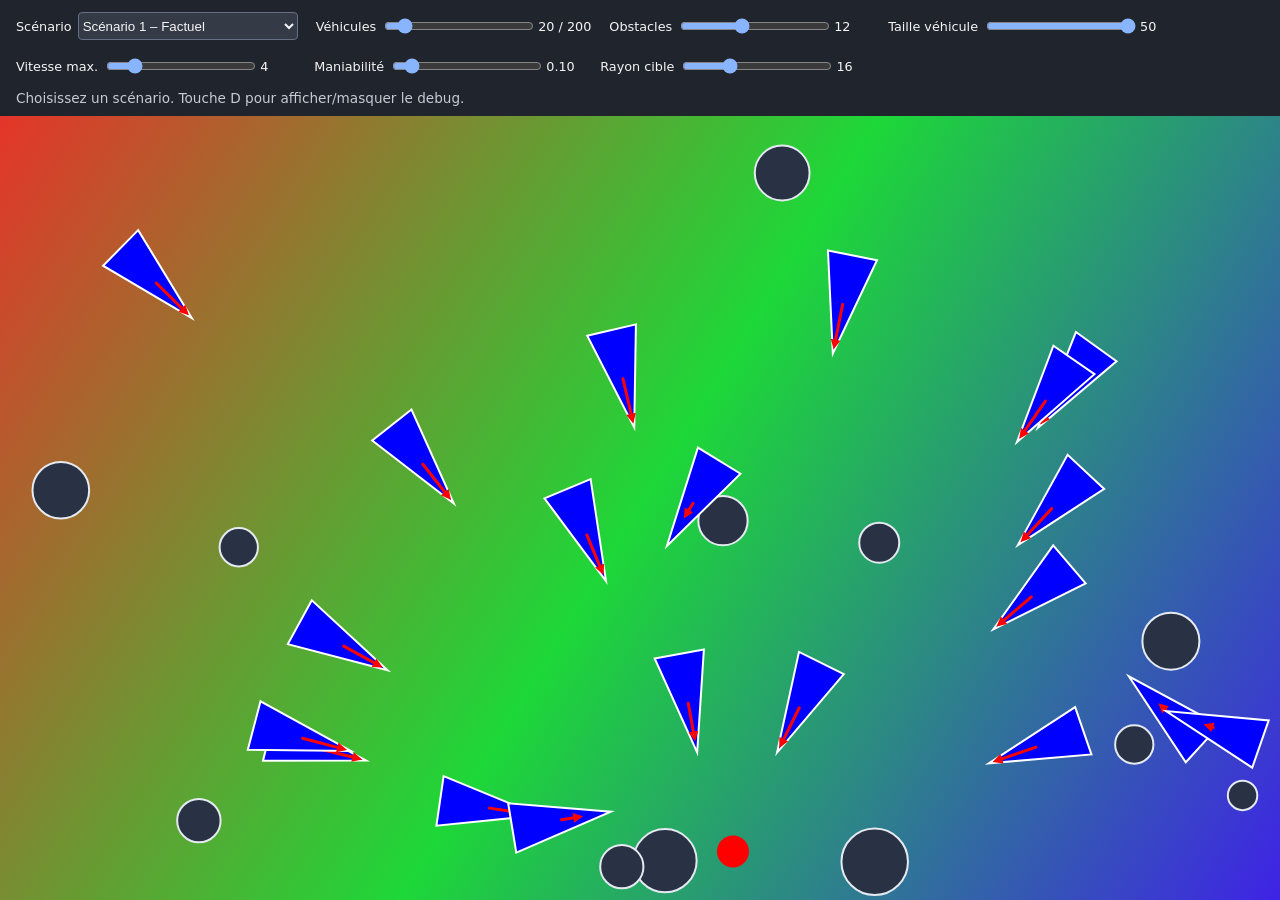
<file: 1-Seek/index.html>
<!DOCTYPE html>
<html lang="fr">
  <head>
    <meta charset="utf-8">
    <meta name="viewport" content="width=device-width, initial-scale=1.0">
    <title>Seek — population de véhicules</title>
    <link rel="stylesheet" href="style.css">
    <script src="libraries/p5.min.js"></script>
    <script src="vehicle.js"></script>
    <script src="population.js"></script>
    <script src="obstacle.js"></script>
    <script src="target.js"></script>
    <script src="targetFuyante.js"></script>
    <script src="mouseTarget.js"></script>
    <script src="sketch.js"></script>
  </head>
  <body>
    <header id="controls">
      <div class="control scenario-picker">
        <label for="scenario">Scénario</label>
        <select id="scenario">
          <option value="factuel">Scénario 1 – Factuel</option>
          <option value="fuyante">Scénario 2 – Cible fuyante</option>
        </select>
      </div>
      <div class="control">
        <label for="vehicle-count">Véhicules</label>
        <input id="vehicle-count" type="range" min="1" max="200" step="1" value="20">
        <output id="vehicle-count-value" for="vehicle-count">20 / 200</output>
      </div>
      <div class="control">
        <label for="obstacle-count">Obstacles</label>
        <input id="obstacle-count" type="range" min="0" max="30" step="1" value="12">
        <output id="obstacle-count-value" for="obstacle-count">12</output>
      </div>
      <div class="control">
        <label for="vehicle-size">Taille véhicule</label>
        <input id="vehicle-size" type="range" min="8" max="50" step="1" value="50">
        <output id="vehicle-size-value" for="vehicle-size">50</output>
      </div>
      <div class="control">
        <label for="vehicle-speed">Vitesse max.</label>
        <input id="vehicle-speed" type="range" min="1" max="20" step="0.5" value="4">
        <output id="vehicle-speed-value" for="vehicle-speed">4</output>
      </div>
      <div class="control">
        <label for="vehicle-force">Maniabilité</label>
        <input id="vehicle-force" type="range" min="0.01" max="1" step="0.01" value="0.1">
        <output id="vehicle-force-value" for="vehicle-force">0.10</output>
      </div>
      <div class="control">
        <label for="target-size">Rayon cible</label>
        <input id="target-size" type="range" min="6" max="40" step="1" value="16">
        <output id="target-size-value" for="target-size">16</output>
      </div>
      <div class="control scenario-escape-only" hidden>
        <label for="detection-radius">Détection</label>
        <input id="detection-radius" type="range" min="50" max="500" step="10" value="200">
        <output id="detection-radius-value" for="detection-radius">200 px</output>
      </div>
      <div class="control scenario-escape-only" hidden>
        <label for="endurance-duration">Endurance</label>
        <input id="endurance-duration" type="range" min="500" max="5000" step="100" value="2500">
        <output id="endurance-duration-value" for="endurance-duration">2.5 s</output>
      </div>
      <span class="hint">Choisissez un scénario. Touche D pour afficher/masquer le debug.</span>
    </header>
    <main id="scene" aria-label="Simulation de véhicules poursuivant ou faisant fuir une cible"></main>
  </body>
</html>
</file>
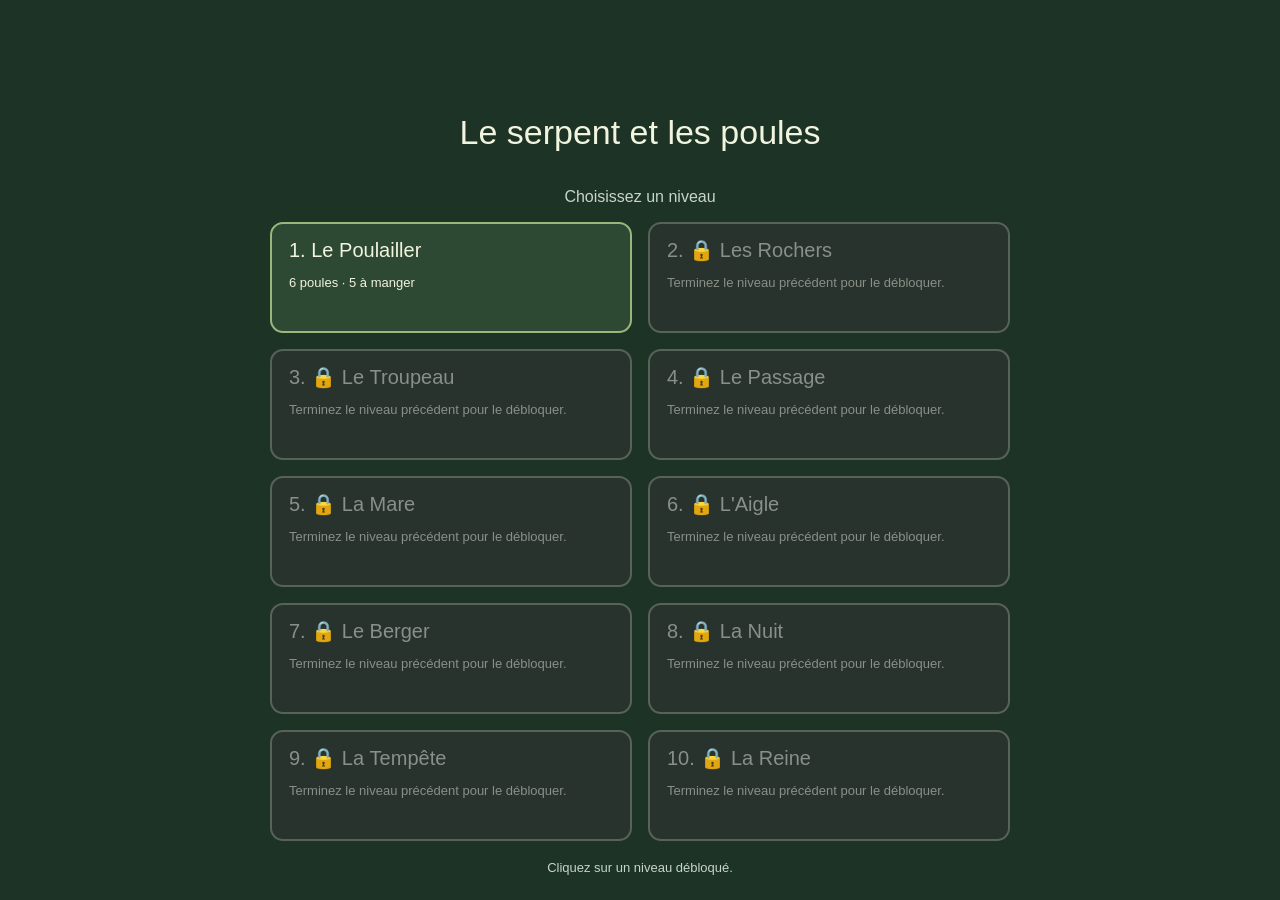
<file: 2-PursueEvade/index.html>
<!DOCTYPE html>
<html lang="fr">
  <head>
    <meta charset="utf-8" />
    <meta name="viewport" content="width=device-width, initial-scale=1.0">

    <title>Le serpent et les poules — Steering Behaviors</title>

    <link rel="stylesheet" type="text/css" href="style.css">

    <script src="libraries/p5.min.js"></script>
    <script src="libraries/p5.sound.min.js"></script>
    <script src="vehicle.js"></script>
    <script src="target.js"></script>
    <script src="bouncingBall.js"></script>
    <script src="boulder.js"></script>
    <script src="eagle.js"></script>
    <script src="obstacle.js"></script>
    <script src="zone.js"></script>
    <script src="decoy.js"></script>
    <script src="pen.js"></script>
    <script src="hen.js"></script>
    <script src="queen.js"></script>
    <script src="snake.js"></script>
    <script src="levels.js"></script>
    <script src="objective.js"></script>
    <script src="level.js"></script>
    <script src="sketch.js"></script>
  </head>
  <body>
    <header id="controls" aria-label="Paramètres de la simulation">
      <div class="control">
        <label for="target-count">Poules</label>
        <input id="target-count" type="range" min="0" max="30" step="1" value="12">
        <output id="target-count-value" for="target-count">12</output>
      </div>
      <div class="control">
        <label for="target-size">Taille poule</label>
        <input id="target-size" type="range" min="6" max="18" step="1" value="12">
        <output id="target-size-value" for="target-size">12</output>
      </div>
      <div class="control">
        <label for="target-speed">Vitesse poule</label>
        <input id="target-speed" type="range" min="1" max="10" step="0.5" value="3">
        <output id="target-speed-value" for="target-speed">3</output>
      </div>
      <div class="control">
        <label for="target-force">Force poule</label>
        <input id="target-force" type="range" min="0.05" max="1" step="0.05" value="0.2">
        <output id="target-force-value" for="target-force">0.20</output>
      </div>
      <div class="control">
        <label for="snake-force">Force serpent</label>
        <input id="snake-force" type="range" min="0.05" max="0.8" step="0.05" value="0.3">
        <output id="snake-force-value" for="snake-force">0.30</output>
      </div>
      <div id="catch-counter" role="status" aria-live="polite">
        Score : <output id="score-count">0</output>
      </div>
    </header>
    <main id="scene" aria-label="Le serpent suit la souris et chasse les poules"></main>
  </body>
</html>
</file>
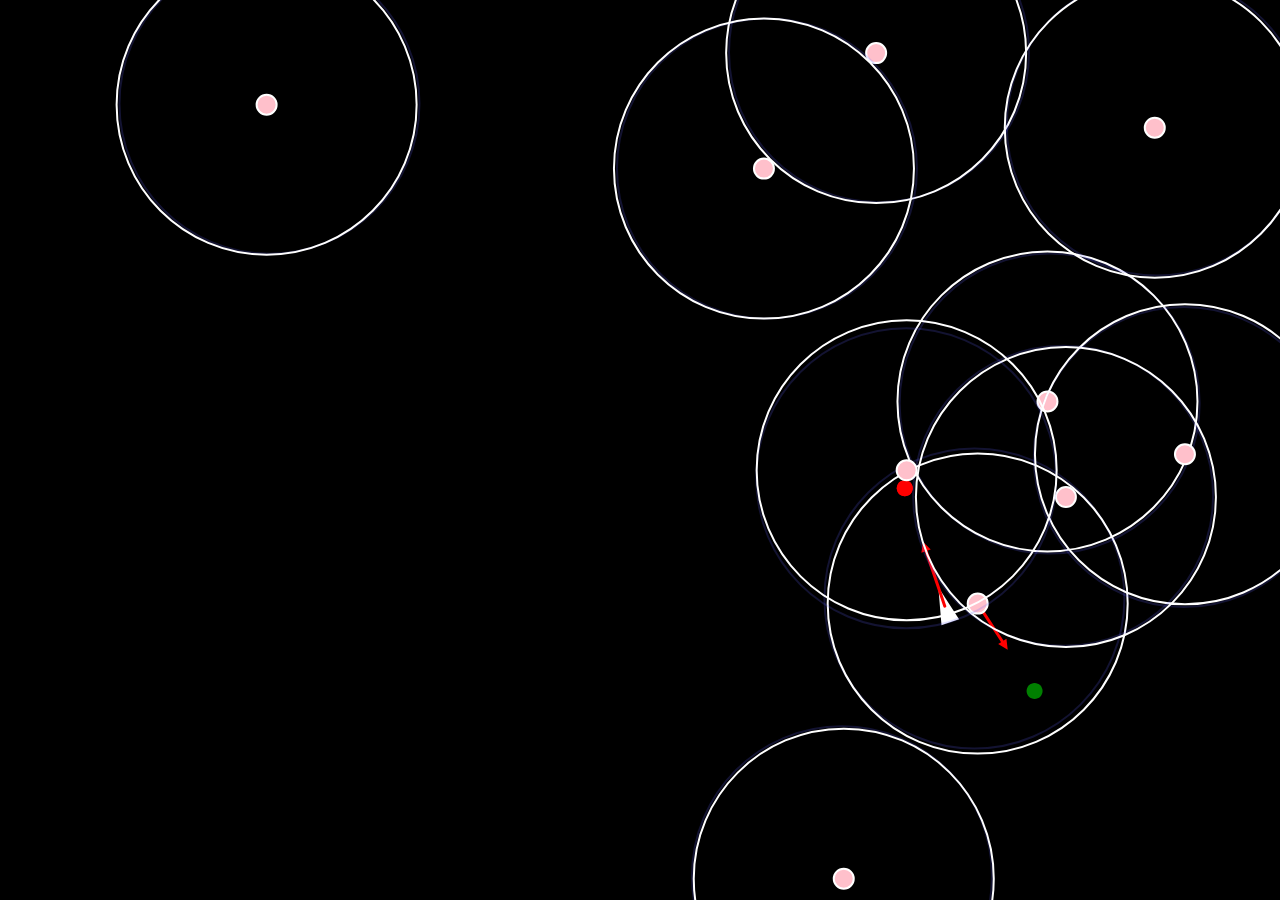
<file: 2-PursueEvade_correction/index.html>
<!DOCTYPE html>
<html lang="en">
  <head>
    <meta charset="utf-8" />
    <meta name="viewport" content="width=device-width, initial-scale=1.0">

    <title>Sketch</title>

    <link rel="stylesheet" type="text/css" href="style.css">

    <script src="libraries/p5.min.js"></script>
    <script src="libraries/p5.sound.min.js"></script>
    <script src="vehicle.js"></script>
    <script src="target.js"></script>
    <script src="bouncingBall.js"></script>
    <script src="sketch.js"></script>
  </head>
  <body>
    <!-- Pas besoin de déclarer un canvas pour dessiner en P5.js -->
  </body>
</html>
</file>
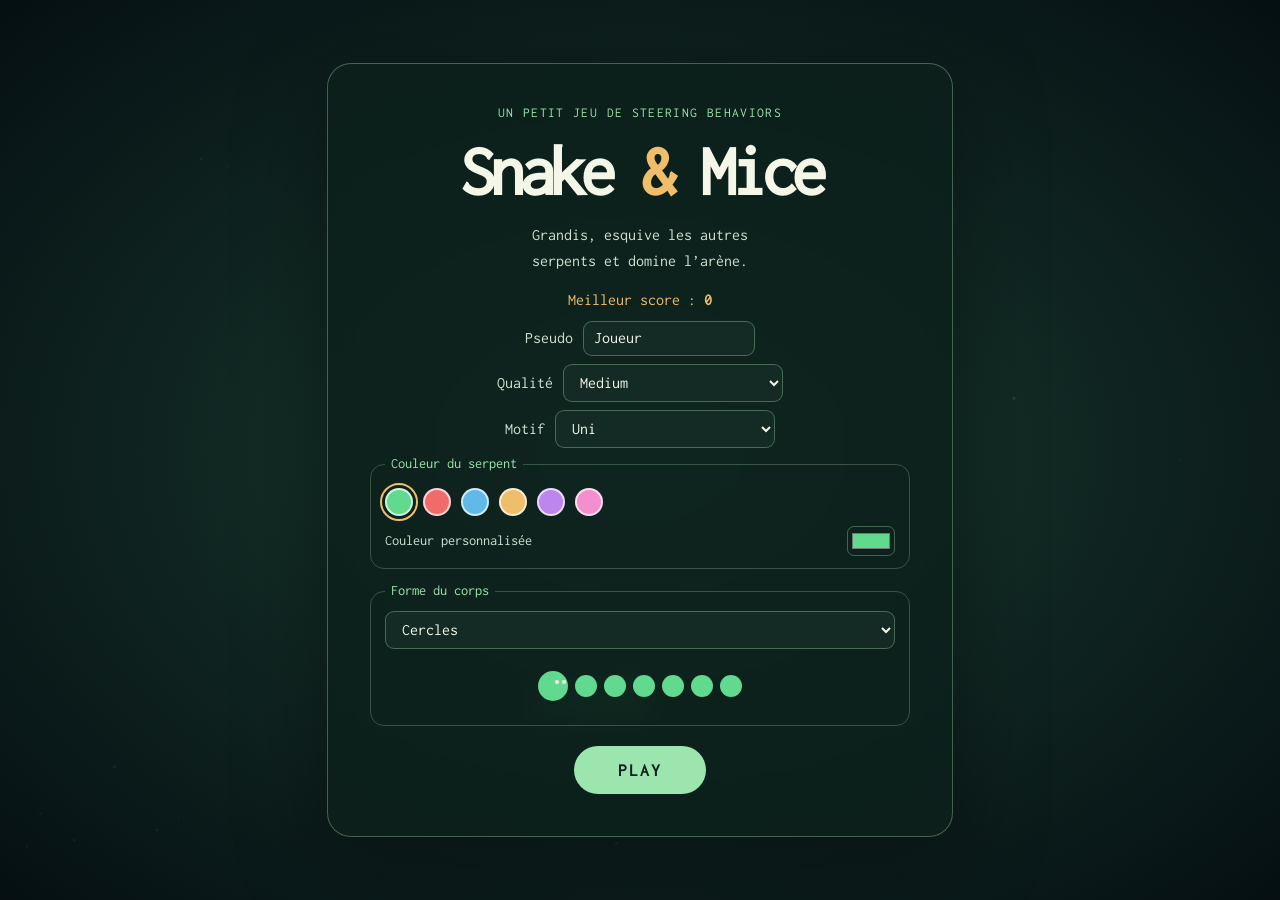
<file: 3-Arrival/index.html>
<!DOCTYPE html>
<html lang="fr">
  <head>
    <meta charset="utf-8" />
    <meta name="viewport" content="width=device-width, initial-scale=1.0">

    <title>Snake &amp; Mice</title>

    <link rel="stylesheet" type="text/css" href="style.css">

    <script src="libraries/p5.min.js"></script>
    <script src="vehicle.js"></script>
    <script src="spatialGrid.js"></script>
    <script src="steering.js"></script>
    <script src="obstacle.js"></script>
    <script src="mouse.js"></script>
    <script src="raptor.js"></script>
    <script src="snake.js"></script>
    <script src="foodOrb.js"></script>
    <script src="snakeBot.js"></script>
    <script src="effects.js"></script>
    <script src="gameSound.js"></script>
    <script src="sketch.js"></script>
  </head>
  <body>
    <div id="game-canvas" aria-hidden="true"></div>
    <main id="start-menu" class="start-menu">
      <section class="menu-card" aria-labelledby="game-title">
        <p class="eyebrow">Un petit jeu de steering behaviors</p>
        <h1 id="game-title">Snake <span>&amp;</span> Mice</h1>
        <p class="menu-description">Grandis, esquive les autres serpents et domine l’arène.</p>
        <p class="best-score">Meilleur score : <strong id="best-score">0</strong></p>
        <label class="identity-field">Pseudo <input id="player-name" maxlength="16" value="Joueur" autocomplete="nickname"></label>
        <label class="identity-field">Qualité
          <select id="menu-quality" aria-label="Qualité graphique">
            <option value="low">Low — PC modeste</option>
            <option value="medium">Medium</option>
            <option value="high">High</option>
            <option value="auto">Auto</option>
          </select>
        </label>
        <label class="identity-field">Motif
          <select id="menu-skin" aria-label="Motif du serpent">
            <option value="circle">Uni</option>
            <option value="stripes">Rayures lumineuses</option>
          </select>
        </label>
        <div class="appearance-options">
          <fieldset>
            <legend>Couleur du serpent</legend>
            <div id="menu-color-palette" class="color-palette"></div>
            <div class="picker-line"><span>Couleur personnalisée</span><div id="menu-color-picker"></div></div>
          </fieldset>
          <fieldset>
            <legend>Forme du corps</legend>
            <select id="menu-shape" aria-label="Forme du serpent">
              <option value="circle">Cercles</option>
              <option value="glow">Cercles avec contour lumineux</option>
              <option value="diamond">Losanges</option>
              <option value="star">Étoiles</option>
              <option value="hexagon">Hexagones</option>
              <option value="tapered">Cercles effilés</option>
            </select>
            <div id="snake-preview" class="snake-preview" aria-label="Aperçu du serpent">
              <i class="preview-head"></i><i></i><i></i><i></i><i></i><i></i><i></i>
            </div>
          </fieldset>
        </div>
        <button id="play-button" type="button">PLAY</button>
      </section>
    </main>
    <aside id="game-hud" class="game-hud" aria-live="polite" hidden>
      <div>Longueur <strong id="score">10</strong> · Éliminations <strong id="caught-count">0</strong> · <span id="world-coordinates">0, 0</span></div>
      <div class="hud-meters">
        <span>Énergie</span><div class="meter"><i id="energy-meter"></i></div>
        <span>Combo x<strong id="combo">1</strong></span><div class="meter"><i id="combo-meter"></i></div>
      </div>
      <button id="mute-button" type="button" aria-label="Couper le son">♫</button>
    </aside>
    <aside id="leaderboard" class="leaderboard" aria-label="Classement" hidden></aside>
    <aside id="minimap" class="minimap" aria-label="Mini-carte" hidden><canvas id="minimap-canvas" width="156" height="156"></canvas></aside>
    <div id="kill-message" class="kill-message" aria-live="polite"></div>
    <div id="countdown" class="countdown" aria-live="assertive" hidden></div>
    <div id="death-vignette" class="death-vignette" hidden></div>
    <button id="settings-button" class="settings-button" type="button" aria-label="Ouvrir les paramètres" title="Paramètres (P)" hidden>⚙</button>
    <section id="settings-panel" class="settings-panel" aria-labelledby="settings-title" hidden>
      <div class="settings-heading">
        <h2 id="settings-title">Paramètres</h2>
        <button id="settings-close" class="icon-close" type="button" aria-label="Fermer les paramètres">×</button>
      </div>
      <div id="settings-sliders"></div>
      <label class="identity-field">Qualité graphique
        <select id="settings-quality" aria-label="Qualité graphique">
          <option value="low">Low — PC modeste</option>
          <option value="medium">Medium</option>
          <option value="high">High</option>
          <option value="auto">Auto</option>
        </select>
      </label>
      <label class="mute-setting"><input id="limit-30-fps" type="checkbox"> Limiter à 30 FPS</label>
      <fieldset>
        <legend>Couleur du serpent</legend>
        <div id="settings-color-palette" class="color-palette"></div>
        <div class="picker-line"><span>Couleur personnalisée</span><div id="settings-color-picker"></div></div>
      </fieldset>
      <fieldset>
        <legend>Forme du corps</legend>
        <select id="settings-shape" aria-label="Forme du serpent">
          <option value="circle">Cercles</option>
          <option value="glow">Cercles avec contour lumineux</option>
          <option value="diamond">Losanges</option>
          <option value="star">Étoiles</option>
          <option value="hexagon">Hexagones</option>
          <option value="tapered">Cercles effilés</option>
        </select>
      </fieldset>
      <label class="mute-setting"><input id="mute-setting" type="checkbox"> Son activé</label>
      <div class="settings-actions">
        <button id="settings-reset" type="button">Réinitialiser</button>
        <button id="settings-close-bottom" type="button">Fermer</button>
      </div>
    </section>
    <main id="pause-menu" class="state-overlay" hidden>
      <section class="menu-card state-card">
        <h2>Pause</h2>
        <p>Appuie sur P ou ESC pour reprendre.</p>
        <button id="resume-button" type="button">Reprendre</button>
      </section>
    </main>
    <main id="gameover-menu" class="state-overlay" hidden>
      <section class="menu-card state-card">
        <p class="eyebrow">Partie terminée</p>
        <h2>Tu es mort</h2>
        <p id="new-record" class="new-record" hidden>NEW RECORD !</p>
        <p>Longueur finale : <strong id="final-score">0</strong></p>
        <p>Éliminations : <strong id="final-kills">0</strong></p>
        <p>Temps de survie : <strong id="final-survival">0 s</strong></p>
        <p>Meilleur score : <strong id="final-best">0</strong></p>
        <div class="state-actions">
          <button id="replay-button" type="button">Rejouer</button>
          <button id="menu-button" type="button">Menu</button>
        </div>
      </section>
    </main>
  </body>
</html>
</file>
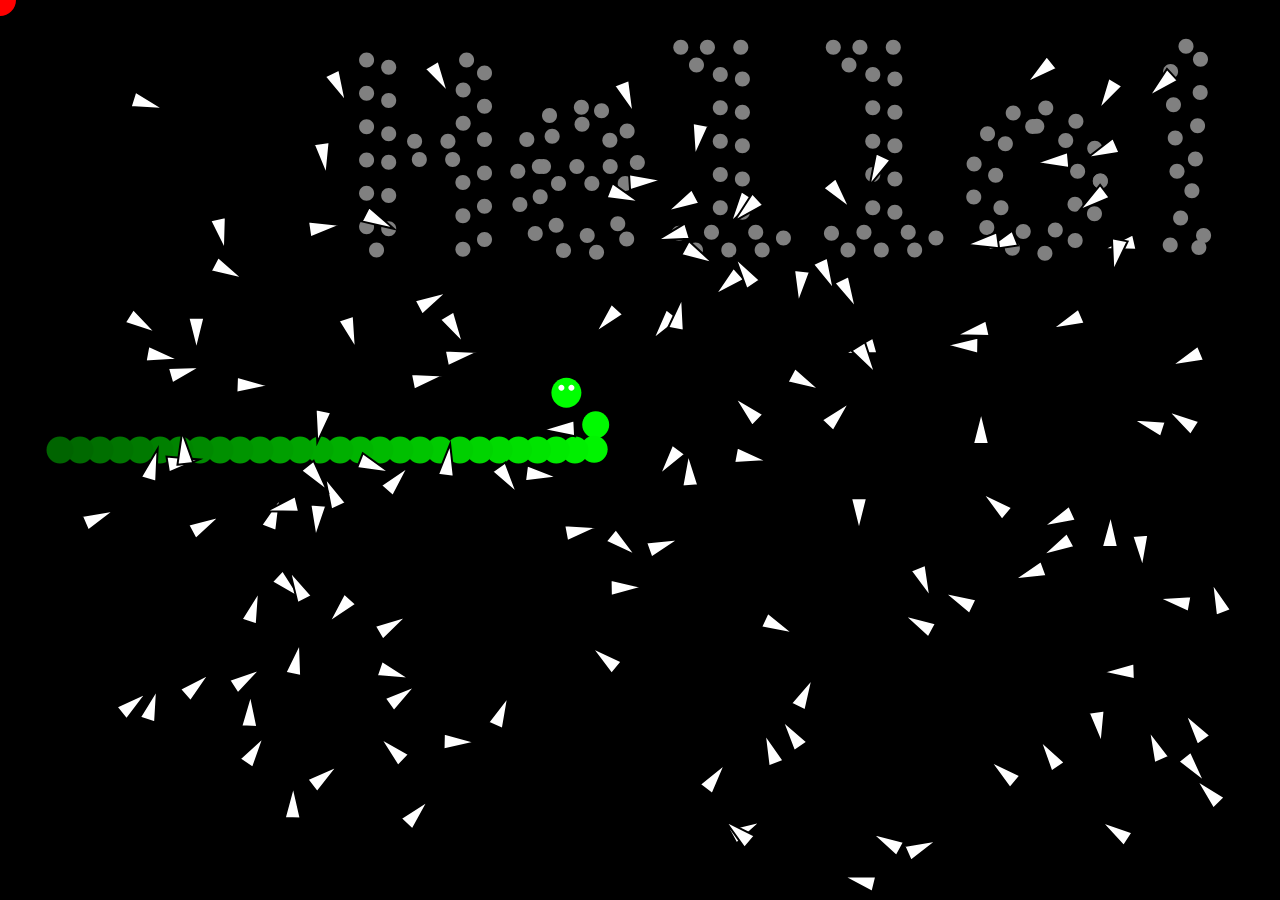
<file: 3-Arrival_correction/index.html>
<!DOCTYPE html>
<html lang="en">
  <head>
    <meta charset="utf-8" />
    <meta name="viewport" content="width=device-width, initial-scale=1.0">

    <title>Sketch</title>

    <link rel="stylesheet" type="text/css" href="style.css">

    <script src="libraries/p5.min.js"></script>
    <script src="libraries/p5.sound.min.js"></script>
    <script src="vehicle.js"></script>
    <script src="snake.js"></script>
    <script src="snakeWander.js"> </script>
    <script src="sketch.js"></script>
  </head>
  <body>
    <!-- Pas besoin de déclarer un canvas pour dessiner en P5.js -->
  </body>
</html>
</file>
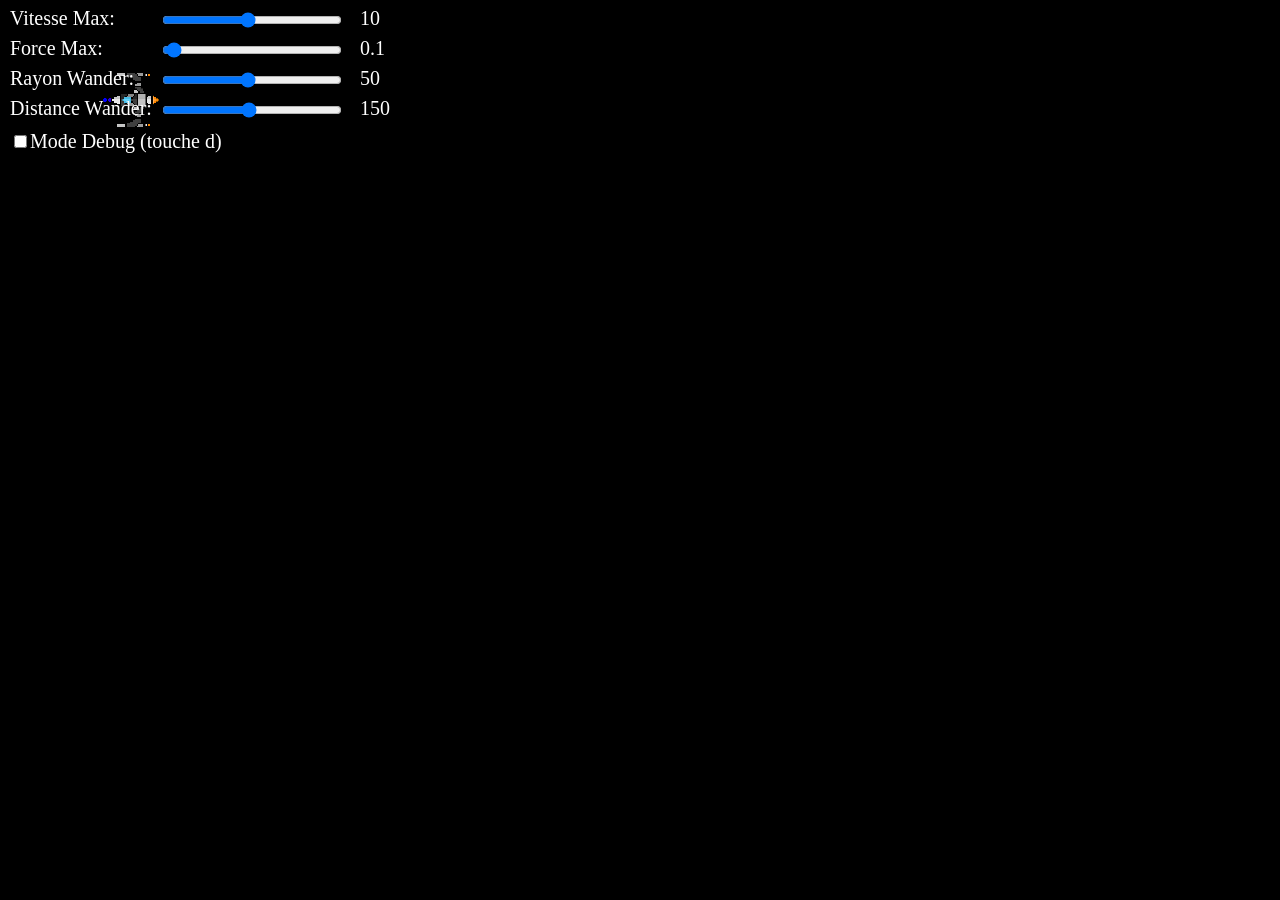
<file: 4-Wander/index.html>
<!DOCTYPE html>
<html lang="en">
  <head>
    <meta charset="utf-8" />
    <meta name="viewport" content="width=device-width, initial-scale=1.0">

    <title>Sketch</title>

    <link rel="stylesheet" type="text/css" href="style.css">

    <script src="libraries/p5.min.js"></script>
    <script src="libraries/p5.sound.min.js"></script>
    <script src="vehicle.js"></script>
    <script src="sketch.js"></script>
  </head>
  <body>
    <!-- Pas besoin de déclarer un canvas pour dessiner en P5.js -->
  </body>
</html>
</file>
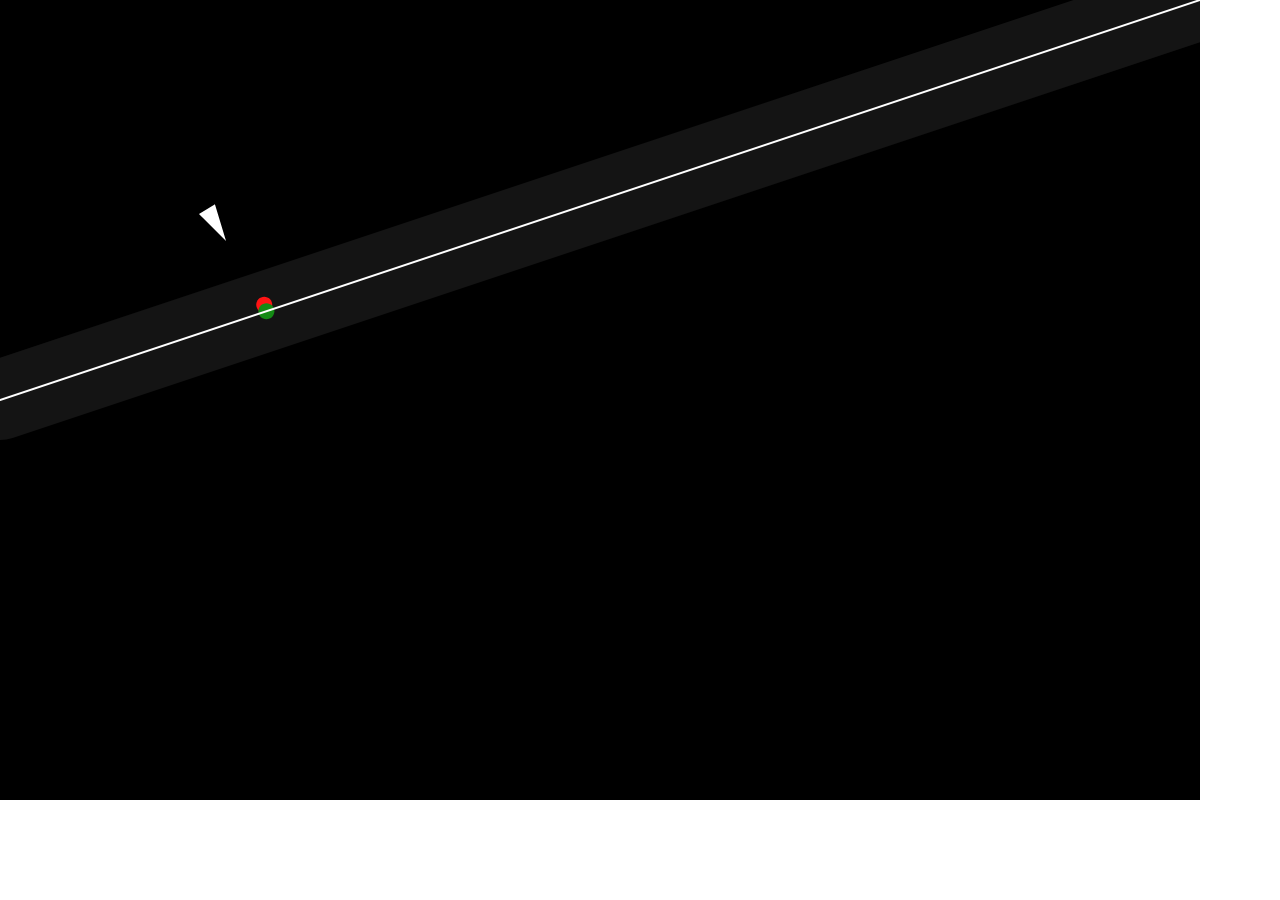
<file: 5-2-PathFollowing/index.html>
<!DOCTYPE html>
<html lang="en">
  <head>
    <meta charset="utf-8" />
    <meta name="viewport" content="width=device-width, initial-scale=1.0">

    <title>Sketch</title>

    <link rel="stylesheet" type="text/css" href="style.css">

    <script src="libraries/p5.min.js"></script>
    <script src="libraries/p5.sound.min.js"></script>
    <script src="path.js"></script>
    <script src="vehicle.js"></script>
    <script src="sketch.js"></script>
  </head>
  <body>
    <!-- Pas besoin de déclarer un canvas pour dessiner en P5.js -->
  </body>
</html>
</file>
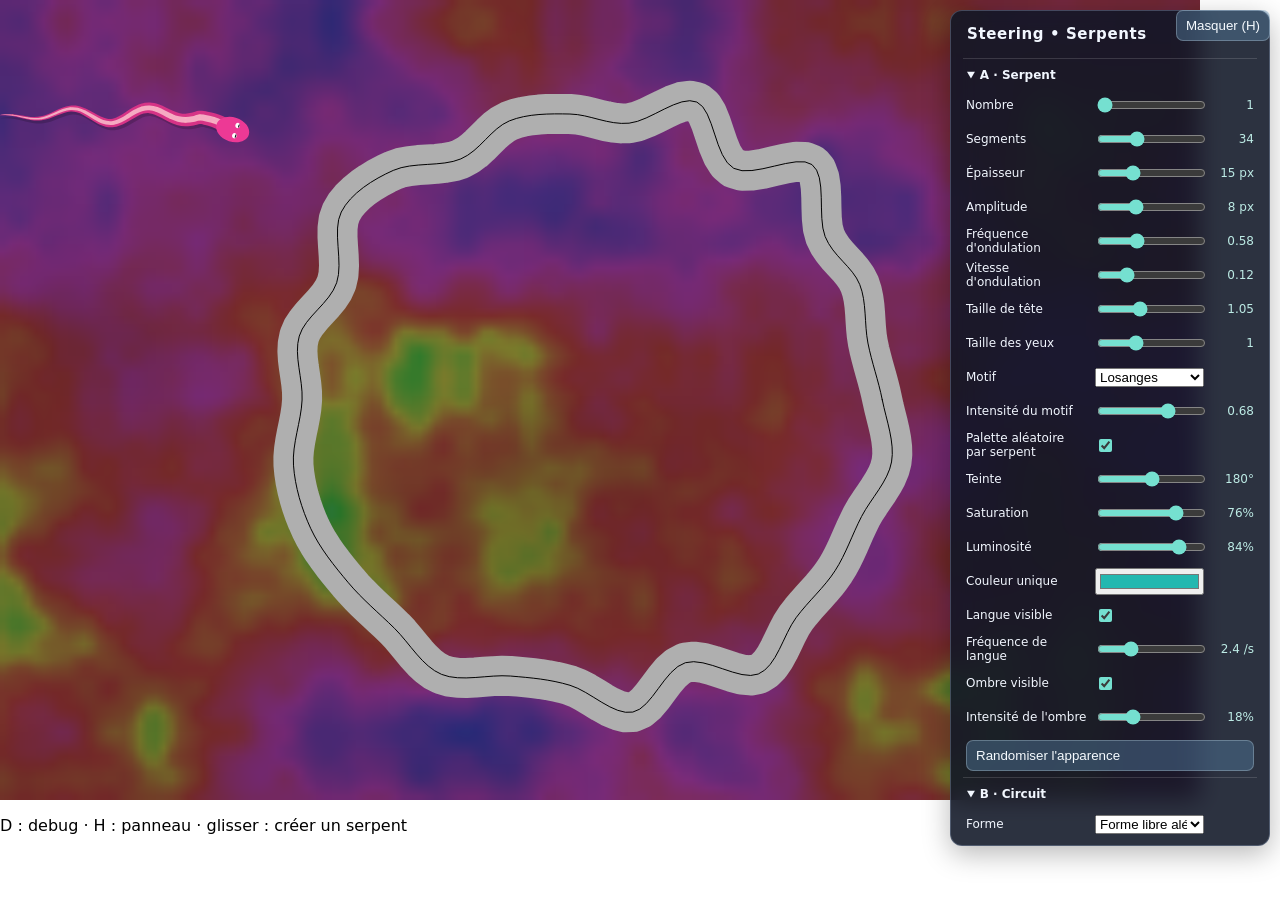
<file: 5-3-PathFollowingComplex/index.html>
<!DOCTYPE html>
<html lang="fr">
  <head>
    <meta charset="utf-8" />
    <meta name="viewport" content="width=device-width, initial-scale=1.0">

    <title>Serpents autonomes — steering behaviors</title>

    <link rel="stylesheet" type="text/css" href="style.css">

    <script src="libraries/p5.min.js"></script>
    <script src="libraries/p5.sound.min.js"></script>
    <script src="CONFIG.js"></script>
    <script src="path.js"></script>
    <script src="CircuitShapes.js"></script>
    <script src="vehicle.js"></script>
    <script src="Snake.js"></script>
    <script src="Background.js"></script>
    <script src="ControlPanel.js"></script>
    <script src="sketch.js"></script>
  </head>
  <body>
    <!-- Pas besoin de déclarer un canvas pour dessiner en P5.js -->
  </body>
</html>
</file>
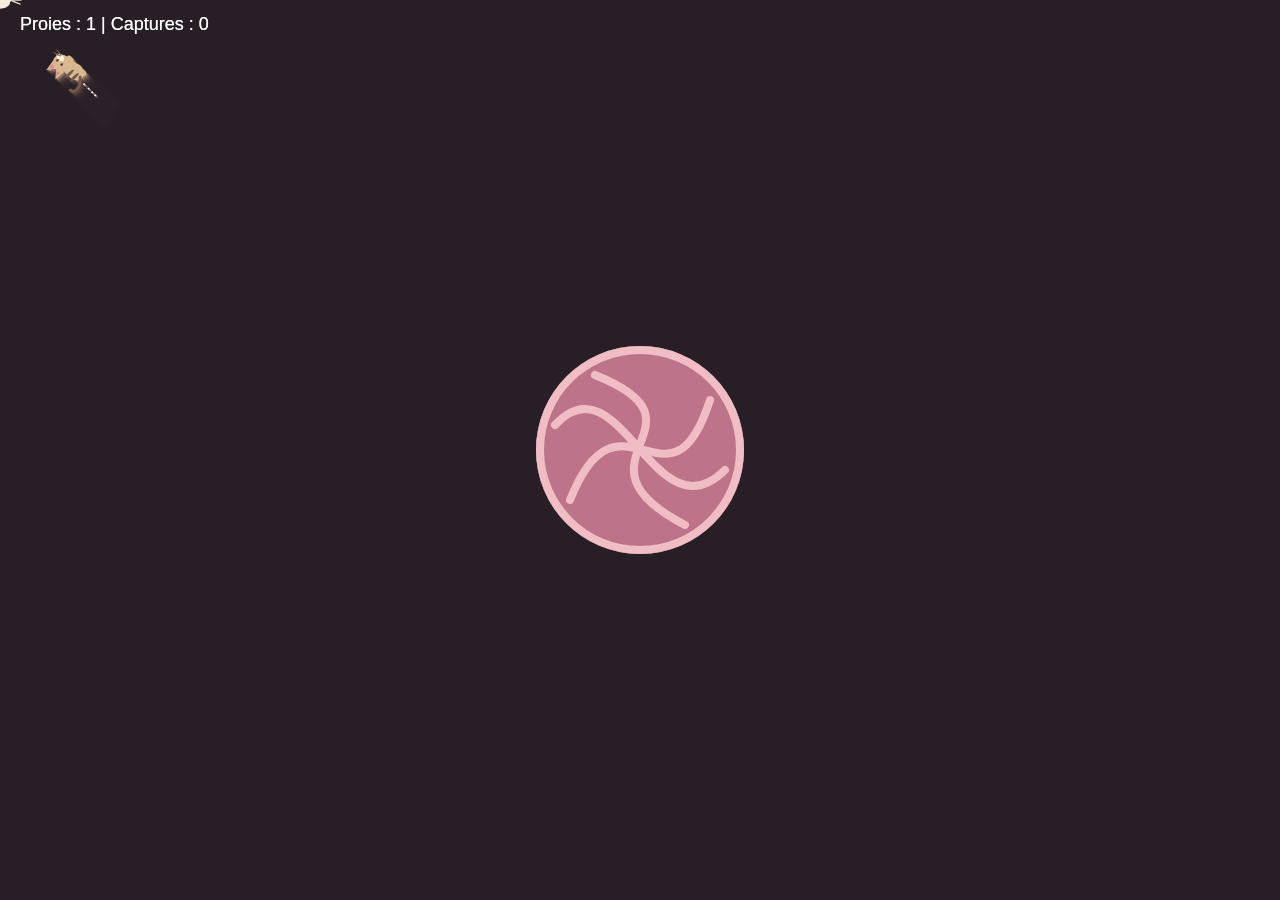
<file: 6-ObstacleAvoidance/index.html>
<!DOCTYPE html>
<html lang="en">
  <head>
    <meta charset="utf-8" />
    <meta name="viewport" content="width=device-width, initial-scale=1.0">

    <title>Sketch</title>

    <link rel="stylesheet" type="text/css" href="style.css">

    <script src="libraries/p5.min.js"></script>
    <script src="libraries/p5.sound.min.js"></script>
    <script src="obstacle.js"></script>
    <script src="vehicle.js"></script>
    <script src="predator.js"></script>
    <script src="sketch.js"></script>
  </head>
  <body>
    <!-- Pas besoin de déclarer un canvas pour dessiner en P5.js -->
  </body>
</html>
</file>
<file: 1-Seek/style.css>
html, body {
  margin: 0;
  padding: 0;
  width: 100%;
  height: 100%;
  overflow: hidden;
  background: #000;
  color: #f5f5f5;
  font-family: system-ui, sans-serif;
}

body {
  display: flex;
  flex-direction: column;
}

#controls {
  display: flex;
  align-items: center;
  flex-wrap: wrap;
  gap: 8px 18px;
  padding: 10px 16px;
  background: #20242c;
  z-index: 1;
}

.control {
  display: grid;
  grid-template-columns: auto minmax(90px, 150px) auto;
  align-items: center;
  gap: 6px;
  font-size: 0.8rem;
}

.scenario-picker {
  grid-template-columns: auto minmax(220px, 1fr);
}

#scenario {
  width: 100%;
  min-height: 28px;
}

.control input {
  width: 100%;
  min-height: 28px;
  accent-color: #89b4ff;
}

.control select {
  min-height: 28px;
  color: #f5f5f5;
  background: #343a46;
  border: 1px solid #657084;
  border-radius: 4px;
}

.scenario-escape-only[hidden] {
  display: none;
}

.control output {
  min-width: 36px;
  font-variant-numeric: tabular-nums;
}

.hint {
  font-size: 0.85rem;
  color: #c5cbd5;
}

#scene {
  flex: 1;
  min-height: 0;
}

canvas {
  display: block;
}

@media (max-width: 700px) {
  #controls {
    gap: 6px 12px;
    padding: 8px;
  }

  .control {
    grid-template-columns: auto minmax(65px, 1fr) auto;
    flex: 1 1 45%;
  }

  .scenario-picker {
    grid-template-columns: auto minmax(180px, 1fr);
    flex-basis: 100%;
  }

  .hint {
    flex-basis: 100%;
  }
}
</file>
<file: 2-PursueEvade/style.css>
html,
body {
  margin: 0;
  padding: 0;
  width: 100%;
  height: 100%;
  overflow: hidden;
  color: #f5f2e8;
  background: #1d3325;
  font-family: system-ui, sans-serif;
}

#scene {
  position: fixed;
  inset: 0;
  z-index: 0;
}

#controls {
  position: fixed;
  top: 12px;
  right: 12px;
  z-index: 2;
  display: flex;
  flex-wrap: wrap;
  align-items: center;
  gap: 8px 16px;
  width: min(660px, 58vw);
  max-height: 42vh;
  overflow-y: auto;
  padding: 10px 14px;
  border: 1px solid rgb(220 235 215 / 20%);
  border-radius: 12px;
  background: rgb(17 25 20 / 88%);
  box-shadow: 0 8px 24px rgb(0 0 0 / 25%);
}

.control {
  display: grid;
  grid-template-columns: auto minmax(80px, 130px) auto;
  align-items: center;
  gap: 6px;
  font-size: 0.8rem;
}

.control input {
  width: 100%;
  min-height: 26px;
  accent-color: #f2b632;
}

.control output {
  min-width: 42px;
  font-variant-numeric: tabular-nums;
}

#catch-counter {
  padding: 7px 12px;
  border: 1px solid #f2b632;
  border-radius: 8px;
  color: #ffe08a;
  font-weight: 700;
  white-space: nowrap;
}

.tuning-controls {
  position: fixed;
  right: 12px;
  bottom: 12px;
  z-index: 3;
  display: grid;
  gap: 8px;
  width: min(360px, 42vw);
  padding: 12px 14px;
  border: 1px solid rgb(220 235 215 / 20%);
  border-radius: 12px;
  background: rgb(17 25 20 / 90%);
  box-shadow: 0 8px 24px rgb(0 0 0 / 25%);
}

.tuning-row {
  display: grid;
  grid-template-columns: minmax(104px, 1fr) minmax(90px, 1.5fr) 48px;
  align-items: center;
  gap: 8px;
  font-size: 0.78rem;
}

.tuning-slider {
  width: 100%;
  min-height: 24px;
  margin: 0;
  accent-color: #f2b632;
}

.tuning-value {
  text-align: right;
  color: #d4dfc7;
  font-variant-numeric: tabular-nums;
}

canvas {
  display: block;
}

@media (max-width: 720px) {
  #controls {
    top: 8px;
    bottom: auto;
    right: 8px;
    gap: 5px 10px;
    width: min(54vw, 420px);
    max-height: 38vh;
    width: min(60vw, 420px);
    padding: 7px;
  }

  .control {
    flex: 1 1 100%;
    grid-template-columns: auto minmax(55px, 1fr) auto;
    font-size: 0.72rem;
  }

  #catch-counter {
    padding: 5px 8px;
    font-size: 0.8rem;
  }

  .tuning-controls {
    right: 8px;
    bottom: 8px;
    width: min(360px, calc(100vw - 16px));
    gap: 5px;
    padding: 8px 10px;
  }

  .tuning-row {
    grid-template-columns: minmax(96px, 1fr) minmax(80px, 1.5fr) 46px;
    gap: 6px;
    font-size: 0.7rem;
  }
}
</file>
<file: 2-PursueEvade_correction/style.css>
html, body {
  margin: 0;
  padding: 0;
}

canvas {
  display: block;
}
</file>
<file: 3-Arrival/style.css>
html, body {
  margin: 0;
  padding: 0;
  width: 100%;
  height: 100%;
  overflow: hidden;
  background: #10221e;
  color: #f4f6e8;
  font-family: "Inconsolata", "Courier New", monospace;
}

#game-canvas {
  position: fixed;
  inset: 0;
  z-index: 0;
  pointer-events: none;
}

#game-canvas canvas {
  display: block;
  position: absolute;
  inset: 0;
}

[hidden] {
  display: none !important;
}

.start-menu {
  position: fixed;
  z-index: 2;
  inset: 0;
  display: grid;
  place-items: safe center;
  padding: 24px;
  overflow-y: auto;
  background: radial-gradient(ellipse at center, rgba(32, 72, 55, 0.76), rgba(5, 15, 18, 0.9));
}

.menu-card {
  width: min(540px, 100%);
  margin: auto;
  padding: clamp(24px, 4vw, 42px);
  border: 1px solid rgba(183, 239, 196, 0.32);
  border-radius: 24px;
  background: rgba(13, 32, 27, 0.82);
  box-shadow: 0 24px 90px rgba(0, 0, 0, 0.38);
  text-align: center;
  backdrop-filter: blur(12px);
}

.eyebrow {
  margin: 0 0 12px;
  color: #9ce5ae;
  font-size: 0.85rem;
  letter-spacing: 0.1em;
  text-transform: uppercase;
}

h1 {
  margin: 0;
  font-size: clamp(2.6rem, 10vw, 4.5rem);
  letter-spacing: -0.08em;
}

h1 span {
  color: #f0bd6a;
}

.menu-description {
  margin: 12px auto 18px;
  max-width: 34ch;
  color: #d2e0d2;
  font-size: 1rem;
  line-height: 1.6;
}

.appearance-options {
  display: grid;
  gap: 14px;
  margin: 0 auto 20px;
  text-align: left;
}

fieldset {
  min-width: 0;
  margin: 0;
  padding: 12px 14px;
  border: 1px solid rgba(183, 239, 196, 0.24);
  border-radius: 14px;
}

legend {
  padding: 0 6px;
  color: #9ce5ae;
  font-size: 0.9rem;
}

.color-palette {
  display: flex;
  flex-wrap: wrap;
  gap: 10px;
  margin: 4px 0 10px;
}

.color-swatch {
  width: 28px;
  height: 28px;
  border: 2px solid rgba(255, 255, 255, 0.7);
  border-radius: 50%;
  cursor: pointer;
}

.color-swatch.selected {
  outline: 2px solid #f0bd6a;
  outline-offset: 3px;
}

.picker-line {
  display: flex;
  align-items: center;
  justify-content: space-between;
  gap: 12px;
  color: #d2e0d2;
  font-size: 0.9rem;
}

.picker-line input[type="color"] {
  width: 48px;
  height: 30px;
  padding: 2px;
  border: 1px solid rgba(183, 239, 196, 0.32);
  border-radius: 7px;
  background: transparent;
  cursor: pointer;
}

select {
  width: 100%;
  padding: 9px 12px;
  border: 1px solid rgba(183, 239, 196, 0.32);
  border-radius: 9px;
  background: #132b24;
  color: #f4f6e8;
  font: inherit;
}

.snake-preview {
  display: flex;
  align-items: center;
  justify-content: center;
  gap: 7px;
  min-height: 54px;
  margin-top: 10px;
  overflow: hidden;
}

.snake-preview i {
  display: block;
  width: 22px;
  height: 22px;
  flex: 0 0 auto;
  border-radius: 50%;
  background: var(--snake-color, #61d98e);
}

.snake-preview .preview-head {
  position: relative;
  width: 30px;
  height: 30px;
}

.preview-head::before,
.preview-head::after {
  position: absolute;
  top: 9px;
  width: 4px;
  height: 4px;
  border-radius: 50%;
  background: #f4f6e8;
  content: "";
}

.preview-head::before { left: 17px; }
.preview-head::after { left: 24px; }

.snake-preview[data-shape="glow"] i {
  box-shadow: 0 0 9px 4px color-mix(in srgb, var(--snake-color), transparent 48%);
}

.snake-preview[data-shape="diamond"] i {
  border-radius: 4px;
  transform: rotate(45deg) scale(0.82);
}

.snake-preview[data-shape="star"] i {
  border-radius: 0;
  clip-path: polygon(50% 0%, 62% 35%, 98% 35%, 69% 57%, 80% 94%, 50% 72%, 20% 94%, 31% 57%, 2% 35%, 38% 35%);
}

.snake-preview[data-shape="hexagon"] i {
  border-radius: 0;
  clip-path: polygon(25% 0%, 75% 0%, 100% 50%, 75% 100%, 25% 100%, 0% 50%);
}

.snake-preview[data-shape="tapered"] i:not(.preview-head):nth-child(3) { transform: scale(0.9); }
.snake-preview[data-shape="tapered"] i:not(.preview-head):nth-child(4) { transform: scale(0.8); }
.snake-preview[data-shape="tapered"] i:not(.preview-head):nth-child(5) { transform: scale(0.7); }
.snake-preview[data-shape="tapered"] i:not(.preview-head):nth-child(6) { transform: scale(0.6); }
.snake-preview[data-shape="tapered"] i:not(.preview-head):nth-child(7) { transform: scale(0.5); }

#play-button {
  padding: 14px 44px;
  border: 0;
  border-radius: 999px;
  background: #9ce5ae;
  color: #10221e;
  cursor: pointer;
  font: inherit;
  font-size: 1.1rem;
  font-weight: 700;
  letter-spacing: 0.12em;
  transition: transform 160ms ease, background-color 160ms ease;
}

#play-button:hover {
  transform: translateY(-2px);
  background: #b5f0c0;
}

#play-button:focus-visible {
  outline: 3px solid #f0bd6a;
  outline-offset: 4px;
}

.game-hud {
  position: fixed;
  z-index: 1;
  top: 20px;
  left: 50%;
  transform: translateX(-50%);
  padding: 10px 18px;
  border: 1px solid rgba(183, 239, 196, 0.32);
  border-radius: 999px;
  background: rgba(13, 32, 27, 0.78);
  color: #d2e0d2;
  font-size: 1rem;
  display: grid;
  grid-template-columns: auto 34px;
  gap: 8px 12px;
  align-items: center;
  pointer-events: auto;
  transition: box-shadow 180ms ease;
}

.game-hud.shield-active {
  box-shadow: 0 0 22px rgba(141, 245, 255, 0.8);
}

.game-hud.magnet-active {
  border-color: #d69bff;
  box-shadow: 0 0 18px rgba(214, 155, 255, 0.55);
}

.hud-meters {
  display: grid;
  grid-column: 1 / -1;
  grid-template-columns: auto minmax(70px, 120px) auto minmax(70px, 120px);
  gap: 6px;
  align-items: center;
  font-size: 0.75rem;
}

.meter {
  height: 6px;
  overflow: hidden;
  border-radius: 999px;
  background: rgba(255, 255, 255, 0.15);
}

.meter i {
  display: block;
  width: 100%;
  height: 100%;
  border-radius: inherit;
  background: #86eaa7;
  transition: width 100ms linear;
}

#combo-meter {
  background: #f0bd6a;
}

#mute-button {
  grid-column: 2;
  grid-row: 1;
  width: 32px;
  height: 32px;
  border: 1px solid rgba(183, 239, 196, 0.32);
  border-radius: 50%;
  background: transparent;
  color: #f4f6e8;
  cursor: pointer;
  font: inherit;
}

.settings-button {
  position: fixed;
  z-index: 2;
  top: 18px;
  right: 20px;
  width: 46px;
  height: 46px;
  border: 1px solid rgba(183, 239, 196, 0.32);
  border-radius: 50%;
  background: rgba(13, 32, 27, 0.88);
  color: #f4f6e8;
  cursor: pointer;
  font: inherit;
  font-size: 1.5rem;
}

.settings-panel {
  position: fixed;
  z-index: 4;
  top: 16px;
  right: 16px;
  bottom: 16px;
  width: min(390px, calc(100vw - 32px));
  overflow-y: auto;
  padding: 20px;
  border: 1px solid rgba(183, 239, 196, 0.32);
  border-radius: 18px;
  background: rgba(13, 32, 27, 0.97);
  box-shadow: 0 20px 70px rgba(0, 0, 0, 0.45);
}

.settings-heading {
  display: flex;
  align-items: center;
  justify-content: space-between;
  margin-bottom: 12px;
}

.settings-heading h2 {
  margin: 0;
  font-size: 1.5rem;
}

.icon-close {
  border: 0;
  background: transparent;
  color: #f4f6e8;
  cursor: pointer;
  font: inherit;
  font-size: 1.8rem;
}

.setting-row {
  display: grid;
  grid-template-columns: 1fr auto;
  gap: 6px 12px;
  align-items: center;
  margin: 12px 0;
  color: #d2e0d2;
  font-size: 0.88rem;
}

.setting-row output {
  color: #f0bd6a;
  font-variant-numeric: tabular-nums;
}

.setting-row > div {
  grid-column: 1 / -1;
}

.setting-row input[type="range"] {
  width: 100%;
  accent-color: #9ce5ae;
}

.settings-panel fieldset {
  margin: 14px 0;
}

.mute-setting {
  display: flex;
  gap: 10px;
  align-items: center;
  color: #d2e0d2;
}

.mute-setting input {
  accent-color: #9ce5ae;
}

.settings-actions {
  display: flex;
  gap: 10px;
  margin-top: 18px;
}

.settings-actions button {
  flex: 1;
  padding: 10px 12px;
  border: 1px solid rgba(183, 239, 196, 0.32);
  border-radius: 9px;
  background: #193a2e;
  color: #f4f6e8;
  cursor: pointer;
  font: inherit;
}

.settings-actions button:last-child {
  border-color: transparent;
  background: #9ce5ae;
  color: #10221e;
  font-weight: 700;
}

.game-hud strong {
  margin-left: 8px;
  color: #f0bd6a;
  font-size: 1.15rem;
}

.best-score {
  margin: 0 auto 12px;
  color: #f0bd6a;
}

.identity-field {
  display: flex;
  align-items: center;
  justify-content: center;
  gap: 10px;
  margin: 8px auto;
  color: #d2e0d2;
}

.identity-field input {
  width: 150px;
  padding: 8px 10px;
  border: 1px solid rgba(183, 239, 196, 0.32);
  border-radius: 9px;
  background: #132b24;
  color: #f4f6e8;
  font: inherit;
}

.identity-field select {
  width: auto;
  min-width: 150px;
  max-width: 220px;
  flex: 1;
}

.settings-panel .identity-field {
  justify-content: space-between;
}

body[data-quality="low"] .menu-card,
body[data-quality="low"] .settings-panel {
  backdrop-filter: none;
}

.start-menu.exiting {
  opacity: 0;
  transform: scale(0.82);
  pointer-events: none;
  transition: opacity 600ms ease, transform 600ms ease;
}

.leaderboard {
  position: fixed;
  z-index: 1;
  top: 18px;
  right: 78px;
  width: 190px;
  padding: 12px 14px;
  border: 1px solid rgba(183, 239, 196, 0.25);
  border-radius: 14px;
  background: rgba(8, 20, 25, 0.76);
  color: #d2e0d2;
  font-size: 0.78rem;
  pointer-events: none;
}

.leaderboard h2 {
  margin: 0 0 7px;
  color: #f0bd6a;
  font-size: 0.9rem;
}

.leaderboard ol {
  margin: 0;
  padding-left: 22px;
}

.leaderboard li {
  padding: 2px 0;
}

.leaderboard li.player-rank {
  color: #9ce5ae;
  font-weight: 700;
}

.minimap {
  position: fixed;
  z-index: 1;
  right: 18px;
  bottom: 18px;
  width: 156px;
  height: 156px;
  overflow: hidden;
  border: 1px solid rgba(255, 255, 255, 0.55);
  border-radius: 12px;
  background: rgba(4, 14, 19, 0.8);
  box-shadow: 0 0 24px rgba(47, 194, 220, 0.16);
}

.minimap canvas {
  display: block;
  width: 100%;
  height: 100%;
}

.countdown {
  position: fixed;
  z-index: 3;
  inset: 0;
  display: grid;
  place-items: center;
  color: #f7fff8;
  font-size: clamp(5rem, 18vw, 12rem);
  font-weight: 900;
  text-shadow: 0 0 24px #67ffd0, 0 0 70px #26bde5;
  pointer-events: none;
  animation: count-pop 650ms ease both;
}

.kill-message {
  position: fixed;
  z-index: 2;
  top: 24%;
  left: 50%;
  color: #ffe28d;
  font-size: clamp(1.2rem, 3vw, 2.4rem);
  font-weight: 800;
  opacity: 0;
  text-shadow: 0 0 20px #ff9f35;
  transform: translate(-50%, 10px);
  transition: opacity 250ms ease, transform 250ms ease;
  pointer-events: none;
}

.kill-message.visible {
  opacity: 1;
  transform: translate(-50%, 0);
}

.new-record {
  color: #ffe45c !important;
  font-size: 1.35rem;
  font-weight: 900;
  animation: title-pulse 700ms ease-in-out infinite;
}

.death-vignette {
  position: fixed;
  z-index: 2;
  inset: 0;
  pointer-events: none;
  background: radial-gradient(ellipse, transparent 35%, rgba(255, 0, 25, 0.6) 100%);
}

@keyframes count-pop {
  0% { opacity: 0; transform: scale(1.7); }
  25% { opacity: 1; transform: scale(1); }
  85% { opacity: 1; }
  100% { opacity: 0; transform: scale(0.8); }
}

.state-overlay {
  position: fixed;
  z-index: 5;
  inset: 0;
  display: grid;
  place-items: center;
  padding: 20px;
  background: rgba(3, 13, 16, 0.68);
  backdrop-filter: blur(8px);
}

.state-card {
  width: min(440px, 100%);
}

#gameover-menu .state-card {
  animation: gameover-appear 520ms cubic-bezier(0.2, 0.8, 0.2, 1) both;
}

.state-card h2 {
  margin: 0 0 12px;
  font-size: clamp(2rem, 8vw, 3.2rem);
}

.state-card p {
  color: #d2e0d2;
}

.state-actions {
  display: flex;
  gap: 12px;
  justify-content: center;
  margin-top: 22px;
}

.state-actions button,
#resume-button {
  padding: 12px 20px;
  border: 0;
  border-radius: 999px;
  background: #9ce5ae;
  color: #10221e;
  cursor: pointer;
  font: inherit;
  font-weight: 700;
}

#menu-button {
  border: 1px solid rgba(183, 239, 196, 0.35);
  background: transparent;
  color: #f4f6e8;
}

#game-title {
  animation: title-pulse 2.5s ease-in-out infinite;
}

@keyframes title-pulse {
  50% { text-shadow: 0 0 24px rgba(156, 229, 174, 0.42); }
}

@keyframes gameover-appear {
  from { opacity: 0; transform: translateY(28px) scale(0.92); }
  to { opacity: 1; transform: translateY(0) scale(1); }
}

@media (max-height: 700px) {
  .menu-card { padding: 18px 22px; }
  h1 { font-size: 2.7rem; }
  .menu-description { margin: 8px auto 12px; line-height: 1.35; }
  .appearance-options { gap: 8px; margin-bottom: 12px; }
  fieldset { padding: 8px 12px; }
  .snake-preview { min-height: 40px; margin-top: 5px; }
  .snake-preview i { width: 18px; height: 18px; }
  .snake-preview .preview-head { width: 24px; height: 24px; }
  #play-button { padding: 10px 36px; }
}

@media (max-width: 520px) {
  .start-menu { padding: 12px; }
  .menu-card { padding: 22px 18px; }
  .game-hud { left: 14px; transform: none; }
  .settings-button { right: 14px; }
  .leaderboard { top: 96px; right: 12px; width: 145px; }
  .minimap { width: 118px; height: 118px; }
  .game-hud { max-width: calc(100vw - 28px); font-size: 0.78rem; }
}
</file>
<file: 3-Arrival_correction/style.css>
html, body {
  margin: 0;
  padding: 0;
}

canvas {
  display: block;
}
</file>
<file: 4-Wander/style.css>
html, body {
  margin: 0;
  padding: 0;
}

canvas {
  display: block;
}
</file>
<file: 5-2-PathFollowing/style.css>
html, body {
  margin: 0;
  padding: 0;
}

canvas {
  display: block;
}
</file>
<file: 5-3-PathFollowingComplex/style.css>
html, body {
  margin: 0;
  padding: 0;
  overflow: hidden;
  font-family: system-ui, sans-serif;
}

canvas {
  display: block;
}

.control-panel {
  position: fixed;
  z-index: 10;
  top: 10px;
  right: 10px;
  width: 320px;
  max-height: calc(100vh - 64px);
  overflow-y: auto;
  padding: 12px;
  box-sizing: border-box;
  color: #f2f7ff;
  background: rgba(15, 22, 38, 0.88);
  border: 1px solid rgba(190, 220, 255, 0.25);
  border-radius: 12px;
  box-shadow: 0 8px 28px rgba(0, 0, 0, 0.28);
  backdrop-filter: blur(12px);
  font-size: 12px;
}

.panel-heading {
  padding: 2px 4px 10px;
}

.panel-title {
  font-size: 15px;
  font-weight: 700;
  letter-spacing: 0.04em;
}

.control-section {
  margin: 5px 0;
  border-top: 1px solid rgba(255, 255, 255, 0.14);
}

.control-section summary {
  padding: 9px 4px 6px;
  cursor: pointer;
  font-weight: 650;
  list-style-position: inside;
}

.control-row {
  display: grid;
  grid-template-columns: minmax(0, 1fr) minmax(96px, 0.9fr) 42px;
  align-items: center;
  gap: 8px;
  min-height: 30px;
  padding: 2px 3px;
}

.control-row > span:first-child {
  line-height: 1.2;
}

.control-row input[type="range"] {
  width: 100%;
  accent-color: #75e0d0;
}

.control-row select,
.control-row input[type="color"] {
  width: 100%;
  min-width: 0;
}

.control-row input[type="checkbox"] {
  justify-self: start;
  accent-color: #75e0d0;
}

.control-readout {
  color: #bdebe5;
  text-align: right;
  font-variant-numeric: tabular-nums;
}

.control-action,
.panel-toggle {
  color: #f6fbff;
  background: rgba(83, 122, 155, 0.48);
  border: 1px solid rgba(220, 240, 255, 0.28);
  border-radius: 7px;
  padding: 7px 9px;
  cursor: pointer;
}

.control-action {
  display: block;
  width: calc(100% - 6px);
  margin: 6px 3px;
  text-align: left;
}

.control-action:hover,
.panel-toggle:hover {
  background: rgba(64, 159, 161, 0.72);
}

.panel-toggle {
  position: fixed;
  z-index: 11;
  top: 10px;
  right: 10px;
}

.config-file-input {
  display: none;
}

.panel-hint {
  margin: 3px 4px 7px;
  color: #b5c5d7;
  font-size: 11px;
}

.panel-error {
  color: #ffb9a9;
}

.fps-readout {
  margin: 9px 4px 2px;
  color: #bdebe5;
  font-variant-numeric: tabular-nums;
}

@media (max-width: 520px) {
  .control-panel {
    width: min(320px, calc(100vw - 20px));
    max-height: calc(100vh - 58px);
  }
}
</file>
<file: 6-ObstacleAvoidance/style.css>
html, body {
  margin: 0;
  padding: 0;
}

canvas {
  display: block;
}
</file>
